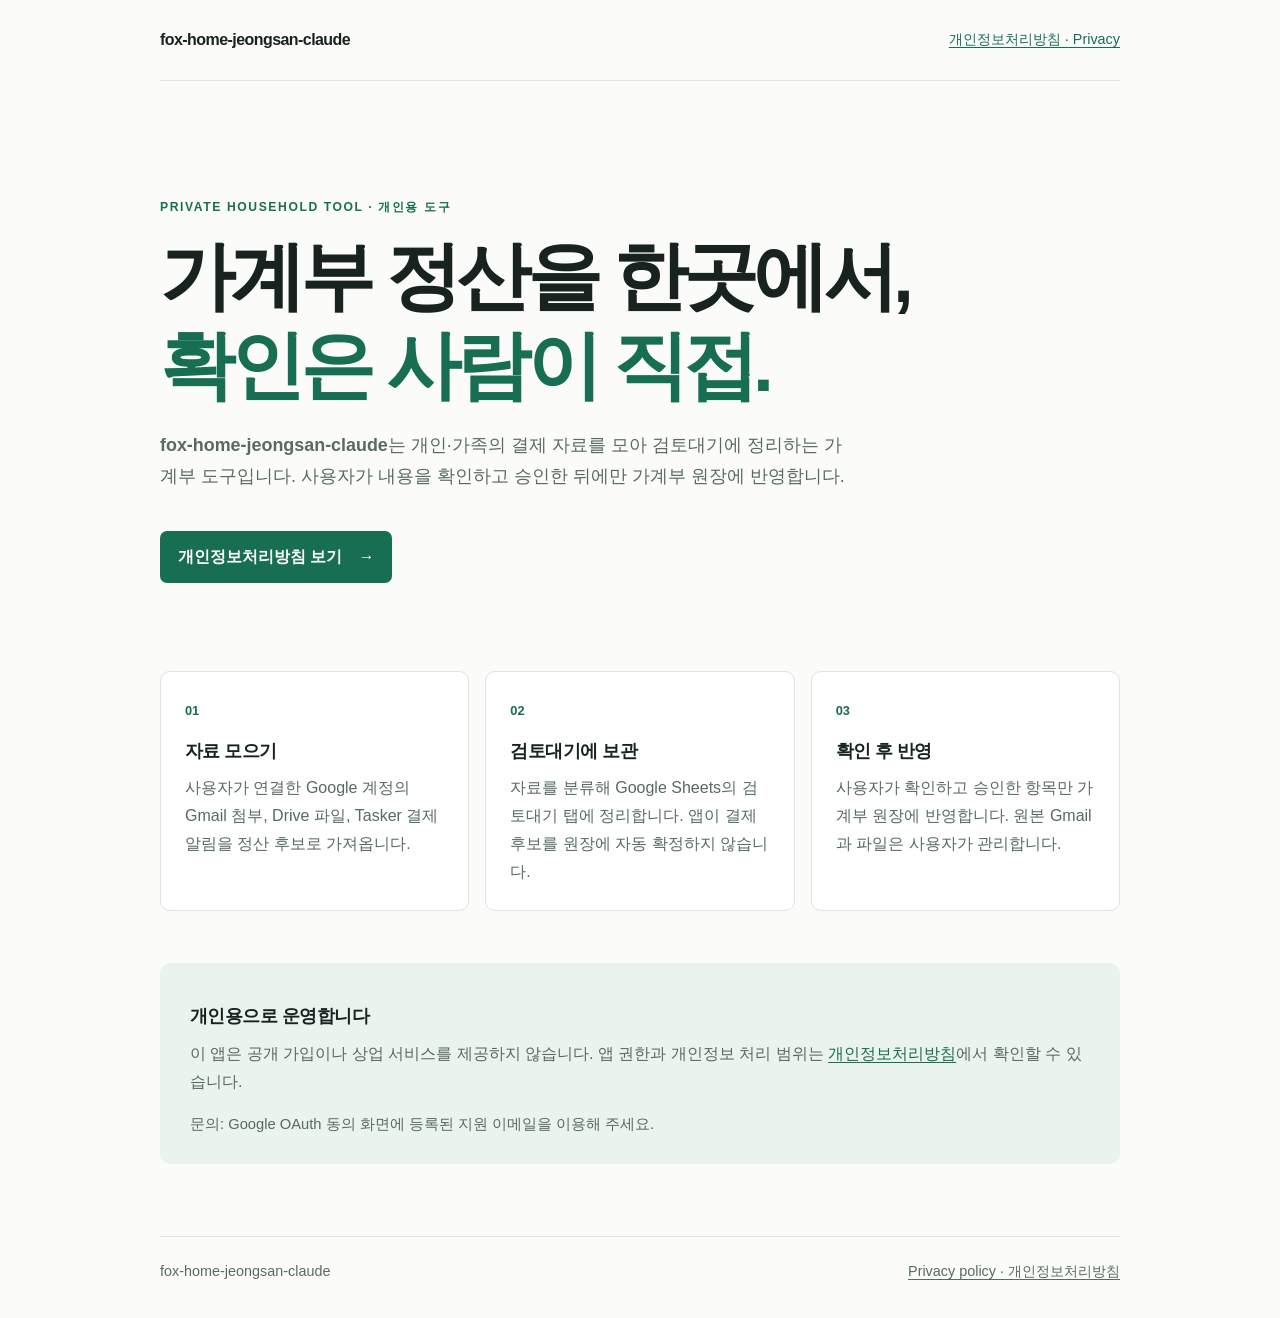
<file: index.html>
<!doctype html>
<html lang="ko">
<head>
  <meta charset="utf-8">
  <meta name="viewport" content="width=device-width, initial-scale=1">
  <meta name="description" content="fox-home-jeongsan-claude는 개인 가계부 정산을 위한 비공개 도구입니다. 금융 자료를 검토대기에 모으고 사용자가 확인한 뒤 원장에 반영합니다.">
  <title>fox-home-jeongsan-claude · 개인 가계부 정산</title>
  <link rel="stylesheet" href="style.css">
</head>
<body>
  <main class="shell">
    <header class="site-header">
      <a class="brand" href="index.html" aria-label="fox-home-jeongsan-claude 홈">fox-home-jeongsan-claude</a>
      <a class="header-link" href="privacy.html">개인정보처리방침 · Privacy</a>
    </header>

    <section class="hero" aria-labelledby="page-title">
      <p class="eyebrow">PRIVATE HOUSEHOLD TOOL · 개인용 도구</p>
      <h1 id="page-title">가계부 정산을 한곳에서,<br><span>확인은 사람이 직접.</span></h1>
      <p class="lead"><strong>fox-home-jeongsan-claude</strong>는 개인·가족의 결제 자료를 모아 검토대기에 정리하는 가계부 도구입니다. 사용자가 내용을 확인하고 승인한 뒤에만 가계부 원장에 반영합니다.</p>
      <a class="button" href="privacy.html">개인정보처리방침 보기 <span aria-hidden="true">→</span></a>
    </section>

    <section class="feature-grid" aria-label="앱 기능">
      <article class="feature-card">
        <span class="card-number">01</span>
        <h2>자료 모으기</h2>
        <p>사용자가 연결한 Google 계정의 Gmail 첨부, Drive 파일, Tasker 결제 알림을 정산 후보로 가져옵니다.</p>
      </article>
      <article class="feature-card">
        <span class="card-number">02</span>
        <h2>검토대기에 보관</h2>
        <p>자료를 분류해 Google Sheets의 검토대기 탭에 정리합니다. 앱이 결제 후보를 원장에 자동 확정하지 않습니다.</p>
      </article>
      <article class="feature-card">
        <span class="card-number">03</span>
        <h2>확인 후 반영</h2>
        <p>사용자가 확인하고 승인한 항목만 가계부 원장에 반영합니다. 원본 Gmail과 파일은 사용자가 관리합니다.</p>
      </article>
    </section>

    <section class="notice">
      <h2>개인용으로 운영합니다</h2>
      <p>이 앱은 공개 가입이나 상업 서비스를 제공하지 않습니다. 앱 권한과 개인정보 처리 범위는 <a href="privacy.html">개인정보처리방침</a>에서 확인할 수 있습니다.</p>
      <p class="contact">문의: Google OAuth 동의 화면에 등록된 지원 이메일을 이용해 주세요.</p>
    </section>

    <footer class="site-footer">
      <span>fox-home-jeongsan-claude</span>
      <a href="privacy.html">Privacy policy · 개인정보처리방침</a>
    </footer>
  </main>
</body>
</html>
</file>
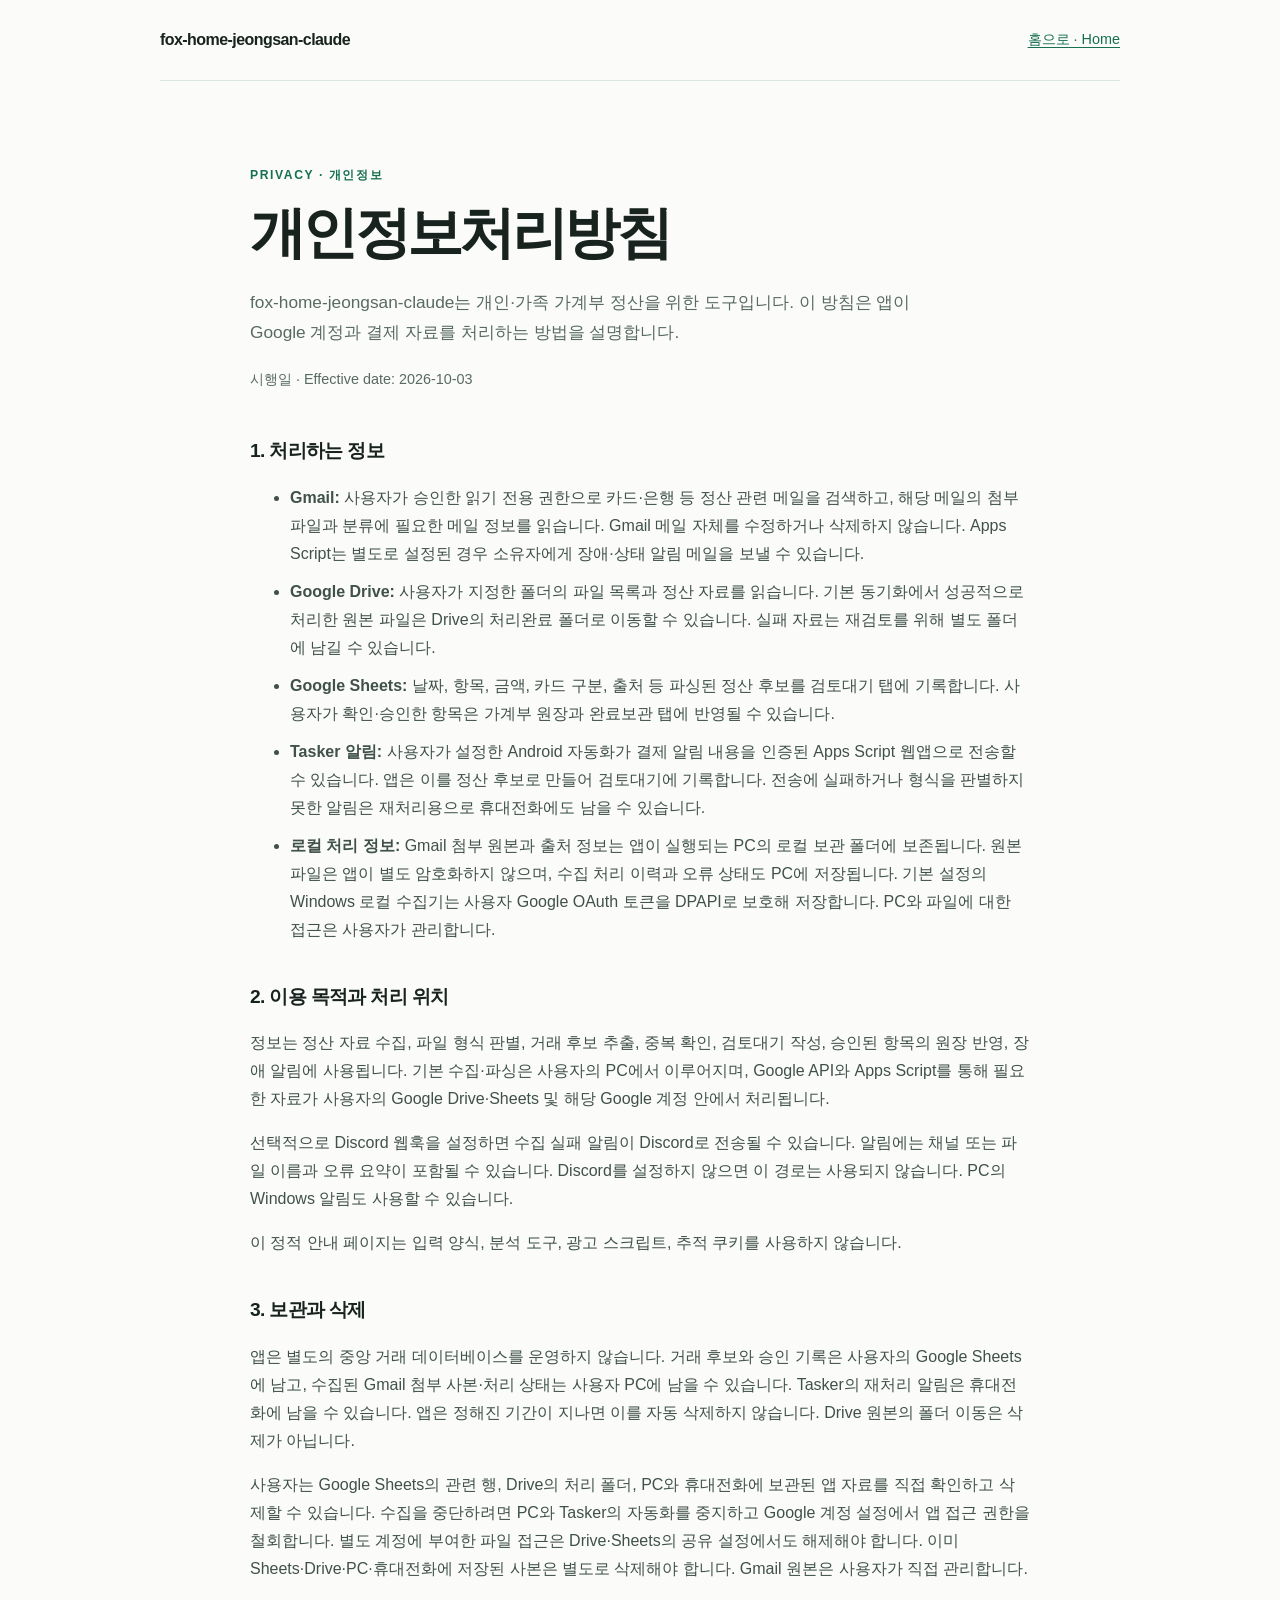
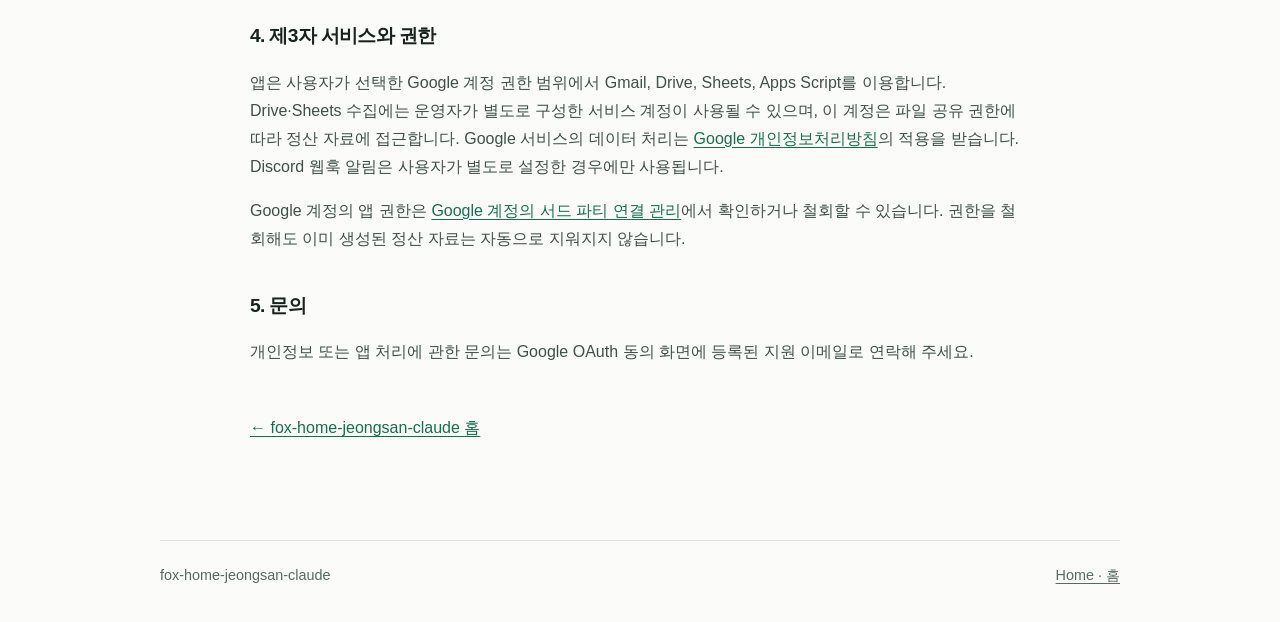
<file: privacy.html>
<!doctype html>
<html lang="ko">
<head>
  <meta charset="utf-8">
  <meta name="viewport" content="width=device-width, initial-scale=1">
  <meta name="description" content="fox-home-jeongsan-claude가 가계부 정산 자료와 Google 계정 정보를 처리하는 방법을 설명합니다.">
  <title>개인정보처리방침 · fox-home-jeongsan-claude</title>
  <link rel="stylesheet" href="style.css">
</head>
<body>
  <main class="shell">
    <header class="site-header">
      <a class="brand" href="index.html" aria-label="fox-home-jeongsan-claude 홈">fox-home-jeongsan-claude</a>
      <a class="header-link" href="index.html">홈으로 · Home</a>
    </header>

    <article class="policy">
      <p class="eyebrow">PRIVACY · 개인정보</p>
      <h1>개인정보처리방침</h1>
      <p class="policy-intro">fox-home-jeongsan-claude는 개인·가족 가계부 정산을 위한 도구입니다. 이 방침은 앱이 Google 계정과 결제 자료를 처리하는 방법을 설명합니다.</p>
      <p class="updated">시행일 · Effective date: 2026-10-03</p>

      <section>
        <h2>1. 처리하는 정보</h2>
        <ul>
          <li><strong>Gmail:</strong> 사용자가 승인한 읽기 전용 권한으로 카드·은행 등 정산 관련 메일을 검색하고, 해당 메일의 첨부파일과 분류에 필요한 메일 정보를 읽습니다. Gmail 메일 자체를 수정하거나 삭제하지 않습니다. Apps Script는 별도로 설정된 경우 소유자에게 장애·상태 알림 메일을 보낼 수 있습니다.</li>
          <li><strong>Google Drive:</strong> 사용자가 지정한 폴더의 파일 목록과 정산 자료를 읽습니다. 기본 동기화에서 성공적으로 처리한 원본 파일은 Drive의 처리완료 폴더로 이동할 수 있습니다. 실패 자료는 재검토를 위해 별도 폴더에 남길 수 있습니다.</li>
          <li><strong>Google Sheets:</strong> 날짜, 항목, 금액, 카드 구분, 출처 등 파싱된 정산 후보를 검토대기 탭에 기록합니다. 사용자가 확인·승인한 항목은 가계부 원장과 완료보관 탭에 반영될 수 있습니다.</li>
          <li><strong>Tasker 알림:</strong> 사용자가 설정한 Android 자동화가 결제 알림 내용을 인증된 Apps Script 웹앱으로 전송할 수 있습니다. 앱은 이를 정산 후보로 만들어 검토대기에 기록합니다. 전송에 실패하거나 형식을 판별하지 못한 알림은 재처리용으로 휴대전화에도 남을 수 있습니다.</li>
          <li><strong>로컬 처리 정보:</strong> Gmail 첨부 원본과 출처 정보는 앱이 실행되는 PC의 로컬 보관 폴더에 보존됩니다. 원본 파일은 앱이 별도 암호화하지 않으며, 수집 처리 이력과 오류 상태도 PC에 저장됩니다. 기본 설정의 Windows 로컬 수집기는 사용자 Google OAuth 토큰을 DPAPI로 보호해 저장합니다. PC와 파일에 대한 접근은 사용자가 관리합니다.</li>
        </ul>
      </section>

      <section>
        <h2>2. 이용 목적과 처리 위치</h2>
        <p>정보는 정산 자료 수집, 파일 형식 판별, 거래 후보 추출, 중복 확인, 검토대기 작성, 승인된 항목의 원장 반영, 장애 알림에 사용됩니다. 기본 수집·파싱은 사용자의 PC에서 이루어지며, Google API와 Apps Script를 통해 필요한 자료가 사용자의 Google Drive·Sheets 및 해당 Google 계정 안에서 처리됩니다.</p>
        <p>선택적으로 Discord 웹훅을 설정하면 수집 실패 알림이 Discord로 전송될 수 있습니다. 알림에는 채널 또는 파일 이름과 오류 요약이 포함될 수 있습니다. Discord를 설정하지 않으면 이 경로는 사용되지 않습니다. PC의 Windows 알림도 사용할 수 있습니다.</p>
        <p>이 정적 안내 페이지는 입력 양식, 분석 도구, 광고 스크립트, 추적 쿠키를 사용하지 않습니다.</p>
      </section>

      <section>
        <h2>3. 보관과 삭제</h2>
        <p>앱은 별도의 중앙 거래 데이터베이스를 운영하지 않습니다. 거래 후보와 승인 기록은 사용자의 Google Sheets에 남고, 수집된 Gmail 첨부 사본·처리 상태는 사용자 PC에 남을 수 있습니다. Tasker의 재처리 알림은 휴대전화에 남을 수 있습니다. 앱은 정해진 기간이 지나면 이를 자동 삭제하지 않습니다. Drive 원본의 폴더 이동은 삭제가 아닙니다.</p>
        <p>사용자는 Google Sheets의 관련 행, Drive의 처리 폴더, PC와 휴대전화에 보관된 앱 자료를 직접 확인하고 삭제할 수 있습니다. 수집을 중단하려면 PC와 Tasker의 자동화를 중지하고 Google 계정 설정에서 앱 접근 권한을 철회합니다. 별도 계정에 부여한 파일 접근은 Drive·Sheets의 공유 설정에서도 해제해야 합니다. 이미 Sheets·Drive·PC·휴대전화에 저장된 사본은 별도로 삭제해야 합니다. Gmail 원본은 사용자가 직접 관리합니다.</p>
      </section>

      <section>
        <h2>4. 제3자 서비스와 권한</h2>
        <p>앱은 사용자가 선택한 Google 계정 권한 범위에서 Gmail, Drive, Sheets, Apps Script를 이용합니다. Drive·Sheets 수집에는 운영자가 별도로 구성한 서비스 계정이 사용될 수 있으며, 이 계정은 파일 공유 권한에 따라 정산 자료에 접근합니다. Google 서비스의 데이터 처리는 <a href="https://policies.google.com/privacy">Google 개인정보처리방침</a>의 적용을 받습니다. Discord 웹훅 알림은 사용자가 별도로 설정한 경우에만 사용됩니다.</p>
        <p>Google 계정의 앱 권한은 <a href="https://myaccount.google.com/connections">Google 계정의 서드 파티 연결 관리</a>에서 확인하거나 철회할 수 있습니다. 권한을 철회해도 이미 생성된 정산 자료는 자동으로 지워지지 않습니다.</p>
      </section>

      <section>
        <h2>5. 문의</h2>
        <p>개인정보 또는 앱 처리에 관한 문의는 Google OAuth 동의 화면에 등록된 지원 이메일로 연락해 주세요.</p>
      </section>

      <p class="policy-back"><a href="index.html">← fox-home-jeongsan-claude 홈</a></p>
    </article>

    <footer class="site-footer">
      <span>fox-home-jeongsan-claude</span>
      <a href="index.html">Home · 홈</a>
    </footer>
  </main>
</body>
</html>
</file>
<file: style.css>
:root {
  color-scheme: light;
  --ink: #18231f;
  --muted: #586a62;
  --green: #176e52;
  --pale: #eaf3ed;
  --line: #dce5df;
  --paper: #fbfcfa;
}

* { box-sizing: border-box; }

body {
  margin: 0;
  background: var(--paper);
  color: var(--ink);
  font-family: "Segoe UI", "Malgun Gothic", sans-serif;
  line-height: 1.75;
  text-rendering: optimizeLegibility;
}

a { color: var(--green); text-underline-offset: 0.2em; }
a:hover { color: #0d4e3a; }

.shell { width: min(100% - 40px, 960px); margin: 0 auto; }
.site-header, .site-footer { display: flex; justify-content: space-between; align-items: center; gap: 24px; }
.site-header { padding: 26px 0; border-bottom: 1px solid var(--line); }
.brand { color: var(--ink); font-weight: 700; letter-spacing: -0.035em; text-decoration: none; }
.header-link, .site-footer { font-size: 0.9rem; }
.hero { padding: 104px 0 88px; max-width: 760px; }
.eyebrow { color: var(--green); font-size: 0.76rem; font-weight: 700; letter-spacing: 0.13em; }
h1 { margin: 14px 0 20px; font-size: clamp(2.45rem, 6vw, 4.7rem); letter-spacing: -0.065em; line-height: 1.18; }
.hero h1 span { color: var(--green); }
.lead { max-width: 690px; color: var(--muted); font-size: 1.12rem; }
.button { display: inline-flex; gap: 16px; align-items: center; margin-top: 20px; padding: 12px 18px; border-radius: 7px; background: var(--green); color: #fff; font-weight: 600; text-decoration: none; }
.button:hover { background: #0d4e3a; color: #fff; }
.feature-grid { display: grid; grid-template-columns: repeat(3, 1fr); gap: 16px; }
.feature-card { min-height: 210px; padding: 24px; border: 1px solid var(--line); border-radius: 10px; background: #fff; }
.card-number { color: var(--green); font-size: 0.8rem; font-weight: 700; }
.feature-card h2, .notice h2 { margin: 12px 0 8px; font-size: 1.1rem; letter-spacing: -0.03em; }
.feature-card p, .notice p { margin: 0; color: var(--muted); }
.notice { margin: 52px 0 72px; padding: 26px 30px; border-radius: 10px; background: var(--pale); }
.notice .contact { margin-top: 16px; font-size: 0.92rem; }
.site-footer { padding: 22px 0 34px; border-top: 1px solid var(--line); color: var(--muted); }
.site-footer a { color: var(--muted); }
.policy { max-width: 780px; margin: 0 auto; padding: 72px 0 82px; }
.policy h1 { font-size: clamp(2.2rem, 5vw, 3.5rem); }
.policy-intro { max-width: 700px; color: var(--muted); font-size: 1.08rem; }
.updated { margin: 20px 0 42px; color: var(--muted); font-size: 0.9rem; }
.policy section { margin-top: 36px; }
.policy section h2 { margin-bottom: 10px; font-size: 1.2rem; letter-spacing: -0.035em; }
.policy section p, .policy li { color: #405149; }
.policy li + li { margin-top: 10px; }
.policy-back { margin-top: 48px; }

@media (max-width: 680px) {
  .shell { width: min(100% - 32px, 960px); }
  .site-header { align-items: flex-start; flex-direction: column; gap: 8px; }
  .hero { padding: 72px 0 56px; }
  .feature-grid { grid-template-columns: 1fr; }
  .feature-card { min-height: auto; }
  .notice { margin: 36px 0 50px; padding: 22px; }
  .site-footer { align-items: flex-start; flex-direction: column; gap: 5px; }
  .policy { padding: 54px 0 60px; }
}
</file>
